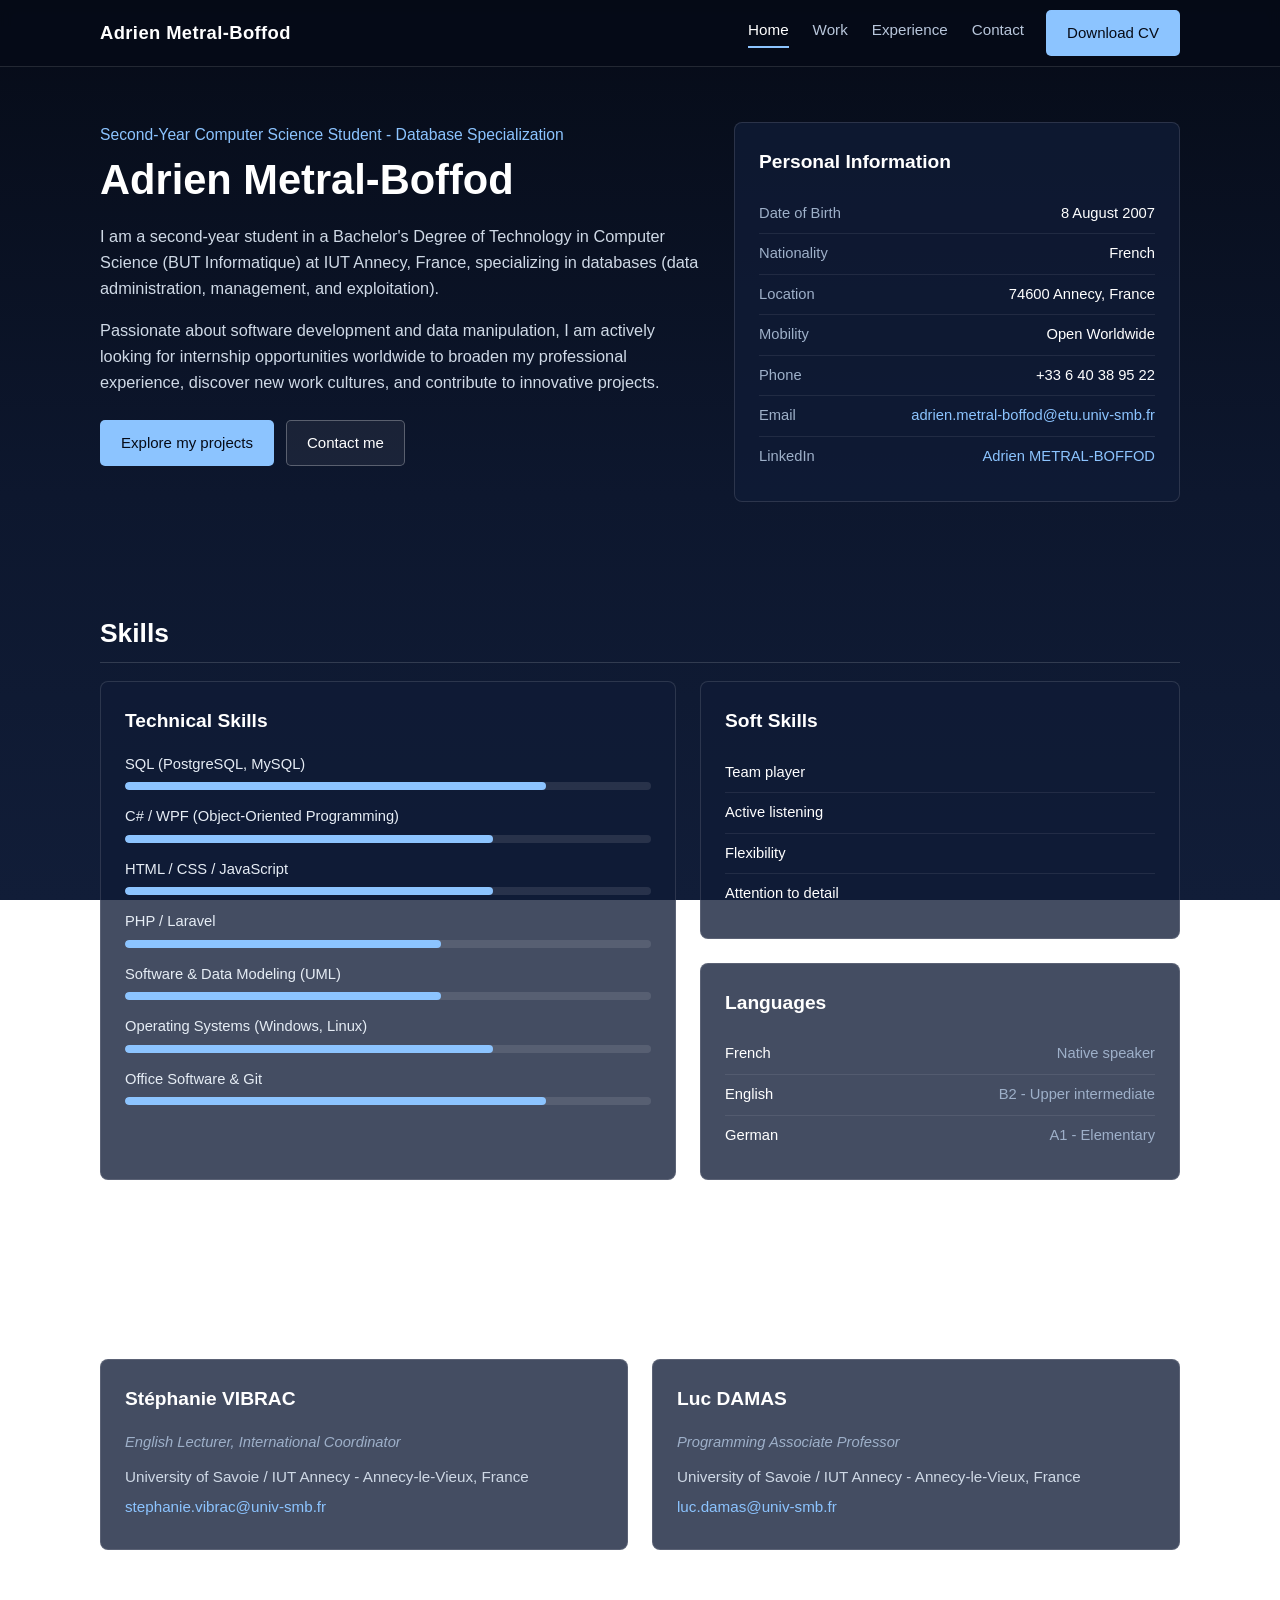
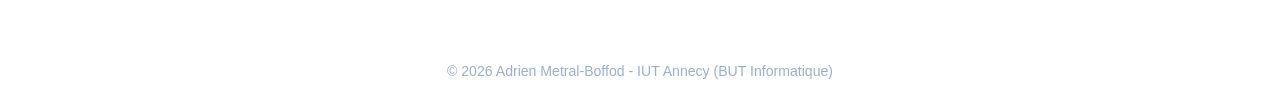
<file: index.html>
<!DOCTYPE html>
<html lang="en">
<head>
    <meta charset="UTF-8">
    <meta name="viewport" content="width=device-width, initial-scale=1.0">
    <title>Adrien Metral-Boffod - Home</title>
    <link rel="stylesheet" href="style.css">
</head>
<body>

    <div id="stars-bg"></div>

    <header class="navbar">
        <div class="container nav-content">
            <a href="index.html" class="logo">Adrien Metral-Boffod</a>
            <div class="nav-right">
                <nav id="nav-links" class="nav-links">
                    <a href="index.html" class="active-link">Home</a>
                    <a href="work.html">Work</a>
                    <a href="experience.html">Experience</a>
                    <a href="contact.html">Contact</a>
                </nav>
                <a href="CV_english.pdf" target="_blank" rel="noopener" class="btn btn-cv">Download CV</a>
                <button id="menu-btn" class="menu-btn" aria-label="Menu">Menu</button>
            </div>
        </div>
    </header>

    <main>
        <section class="section">
            <div class="container">
                <div class="home-top">
                    <div class="intro-block">
                        <p class="subtitle">Second-Year Computer Science Student - Database Specialization</p>
                        <h1>Adrien Metral-Boffod</h1>
                        <p class="intro-text">
                            I am a second-year student in a Bachelor's Degree of Technology in Computer Science (BUT Informatique) at IUT Annecy, France, specializing in databases (data administration, management, and exploitation).
                        </p>
                        <p class="intro-text">
                            Passionate about software development and data manipulation, I am actively looking for internship opportunities worldwide to broaden my professional experience, discover new work cultures, and contribute to innovative projects.
                        </p>
                        <div class="hero-buttons">
                            <a href="work.html" class="btn btn-primary">Explore my projects</a>
                            <a href="contact.html" class="btn btn-secondary">Contact me</a>
                        </div>
                    </div>

                    <div class="card info-card">
                        <h2>Personal Information</h2>
                        <ul class="info-list">
                            <li><span>Date of Birth</span><strong>8 August 2007</strong></li>
                            <li><span>Nationality</span><strong>French</strong></li>
                            <li><span>Location</span><strong>74600 Annecy, France</strong></li>
                            <li><span>Mobility</span><strong>Open Worldwide</strong></li>
                            <li><span>Phone</span><strong>+33 6 40 38 95 22</strong></li>
                            <li><span>Email</span><a href="mailto:adrien.metral-boffod@etu.univ-smb.fr">adrien.metral-boffod@etu.univ-smb.fr</a></li>
                            <li><span>LinkedIn</span><a href="https://www.linkedin.com/in/adrien-metral-boffod-19bb21397/" target="_blank" rel="noopener">Adrien METRAL-BOFFOD</a></li>
                        </ul>
                    </div>
                </div>
            </div>
        </section>

        <section class="section">
            <div class="container">
                <h2 class="section-title">Skills</h2>

                <div class="skills-layout">
                    <div class="card">
                        <h3>Technical Skills</h3>

                        <div class="skill-item">
                            <div class="skill-header">
                                <span>SQL (PostgreSQL, MySQL)</span>
                            </div>
                            <div class="skill-bar"><div class="skill-fill w-80"></div></div>
                        </div>

                        <div class="skill-item">
                            <div class="skill-header">
                                <span>C# / WPF (Object-Oriented Programming)</span>
                            </div>
                            <div class="skill-bar"><div class="skill-fill w-70"></div></div>
                        </div>

                        <div class="skill-item">
                            <div class="skill-header">
                                <span>HTML / CSS / JavaScript</span>
                            </div>
                            <div class="skill-bar"><div class="skill-fill w-70"></div></div>
                        </div>

                        <div class="skill-item">
                            <div class="skill-header">
                                <span>PHP / Laravel</span>
                            </div>
                            <div class="skill-bar"><div class="skill-fill w-60"></div></div>
                        </div> 

                        <div class="skill-item">
                            <div class="skill-header">
                                <span>Software &amp; Data Modeling (UML)</span>
                            </div>
                            <div class="skill-bar"><div class="skill-fill w-60"></div></div>
                        </div>

                        <div class="skill-item">
                            <div class="skill-header">
                                <span>Operating Systems (Windows, Linux)</span>
                            </div>
                            <div class="skill-bar"><div class="skill-fill w-70"></div></div>
                        </div> 

                        <div class="skill-item">
                            <div class="skill-header">
                                <span>Office Software &amp; Git</span>
                            </div>
                            <div class="skill-bar"><div class="skill-fill w-80"></div></div>
                        </div>
                    </div>

                    <div class="skills-right">
                        <div class="card">
                            <h3>Soft Skills</h3>
                            <ul class="info-list">
                                <li><strong>Team player</strong></li>
                                <li><strong>Active listening</strong></li>
                                <li><strong>Flexibility</strong></li>
                                <li><strong>Attention to detail</strong></li>
                            </ul>
                        </div>

                        <div class="card">
                            <h3>Languages</h3>
                            <ul class="info-list">
                                <li><strong>French</strong><span>Native speaker</span></li>
                                <li><strong>English</strong><span>B2 - Upper intermediate</span></li>
                                <li><strong>German</strong><span>A1 - Elementary</span></li>
                            </ul>
                        </div>
                    </div>
                </div>
            </div>
        </section>

        <section class="section">
            <div class="container">
                <h2 class="section-title">References</h2>
                <div class="two-col">
                    <div class="card">
                        <h3>Stéphanie VIBRAC</h3>
                        <p class="place">English Lecturer, International Coordinator</p>
                        <p class="body-text">University of Savoie / IUT Annecy - Annecy-le-Vieux, France</p>
                        <p class="body-text"><a href="mailto:stephanie.vibrac@univ-smb.fr">stephanie.vibrac@univ-smb.fr</a></p>
                    </div>
                    <div class="card">
                        <h3>Luc DAMAS</h3>
                        <p class="place">Programming Associate Professor</p>
                        <p class="body-text">University of Savoie / IUT Annecy - Annecy-le-Vieux, France</p>
                        <p class="body-text"><a href="mailto:luc.damas@univ-smb.fr">luc.damas@univ-smb.fr</a></p>
                    </div>
                </div>
            </div>
        </section>
    </main>

    <footer class="footer">
        <div class="container">
            <p>&copy; 2026 Adrien Metral-Boffod - IUT Annecy (BUT Informatique)</p>
        </div>
    </footer>

    <script src="script.js"></script>
</body>
</html>
</file>
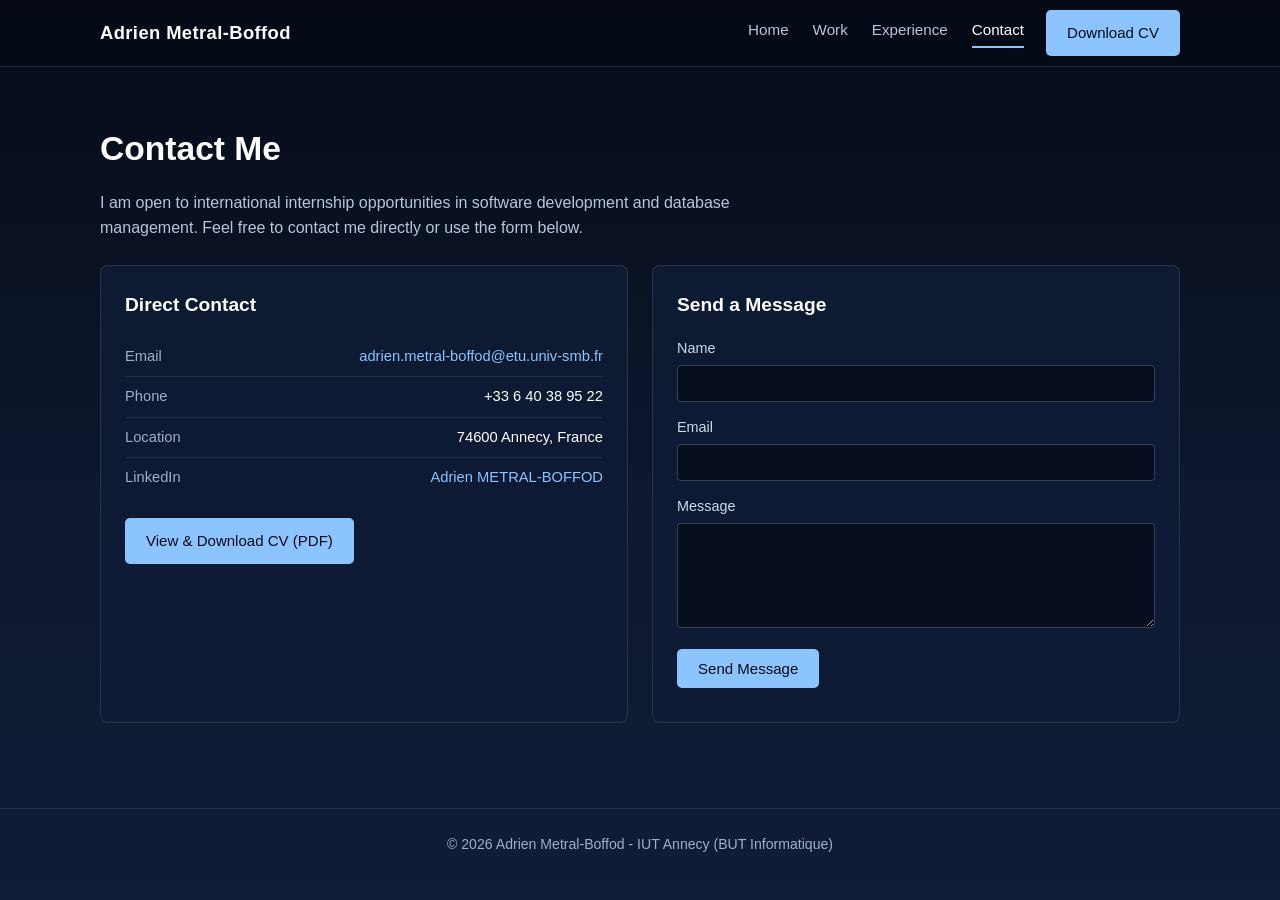
<file: contact.html>
<!DOCTYPE html>
<html lang="en">
<head>
    <meta charset="UTF-8">
    <meta name="viewport" content="width=device-width, initial-scale=1.0">
    <title>Adrien Metral-Boffod - Contact</title>
    <link rel="stylesheet" href="style.css">
</head>
<body>

    <div id="stars-bg"></div>

    <header class="navbar">
        <div class="container nav-content">
            <a href="index.html" class="logo">Adrien Metral-Boffod</a>
            <div class="nav-right">
                <nav id="nav-links" class="nav-links">
                    <a href="index.html">Home</a>
                    <a href="work.html">Work</a>
                    <a href="experience.html">Experience</a>
                    <a href="contact.html" class="active-link">Contact</a>
                </nav>
                <a href="CV_english.pdf" target="_blank" rel="noopener" class="btn btn-cv">Download CV</a>
                <button id="menu-btn" class="menu-btn" aria-label="Menu">Menu</button>
            </div>
        </div>
    </header>

    <main>
        <section class="section">
            <div class="container">
                <h1 class="page-title">Contact Me</h1>
                <p class="section-intro">
                    I am open to international internship opportunities in software development and database management. Feel free to contact me directly or use the form below.
                </p>

                <div class="two-col">
                    <div class="card">
                        <h3>Direct Contact</h3>
                        <ul class="info-list">
                            <li><span>Email</span><a href="mailto:adrien.metral-boffod@etu.univ-smb.fr">adrien.metral-boffod@etu.univ-smb.fr</a></li>
                            <li><span>Phone</span><strong>+33 6 40 38 95 22</strong></li>
                            <li><span>Location</span><strong>74600 Annecy, France</strong></li>
                            <li><span>LinkedIn</span><a href="https://www.linkedin.com/in/adrien-metral-boffod-19bb21397/" target="_blank" rel="noopener">Adrien METRAL-BOFFOD</a></li>
                        </ul>
                        <div class="cv-wrap">
                            <a href="CV_english.pdf" target="_blank" rel="noopener" class="btn btn-primary">View &amp; Download CV (PDF)</a>
                        </div>
                    </div>

                    <div class="card">
                        <h3>Send a Message</h3>
                        <form id="contact-form" class="contact-form">
                            <div class="form-group">
                                <label for="name">Name</label>
                                <input type="text" id="name" name="name" required>
                            </div>
                            <div class="form-group">
                                <label for="email">Email</label>
                                <input type="email" id="email" name="email" required>
                            </div>
                            <div class="form-group">
                                <label for="message">Message</label>
                                <textarea id="message" name="message" rows="5" required></textarea>
                            </div>
                            <button type="submit" class="btn btn-primary">Send Message</button>
                            <p id="form-status" class="form-status"></p>
                        </form>
                    </div>
                </div>
            </div>
        </section>
    </main>

    <footer class="footer">
        <div class="container">
            <p>&copy; 2026 Adrien Metral-Boffod - IUT Annecy (BUT Informatique)</p>
        </div>
    </footer>

    <script src="script.js"></script>
</body>
</html>
</file>
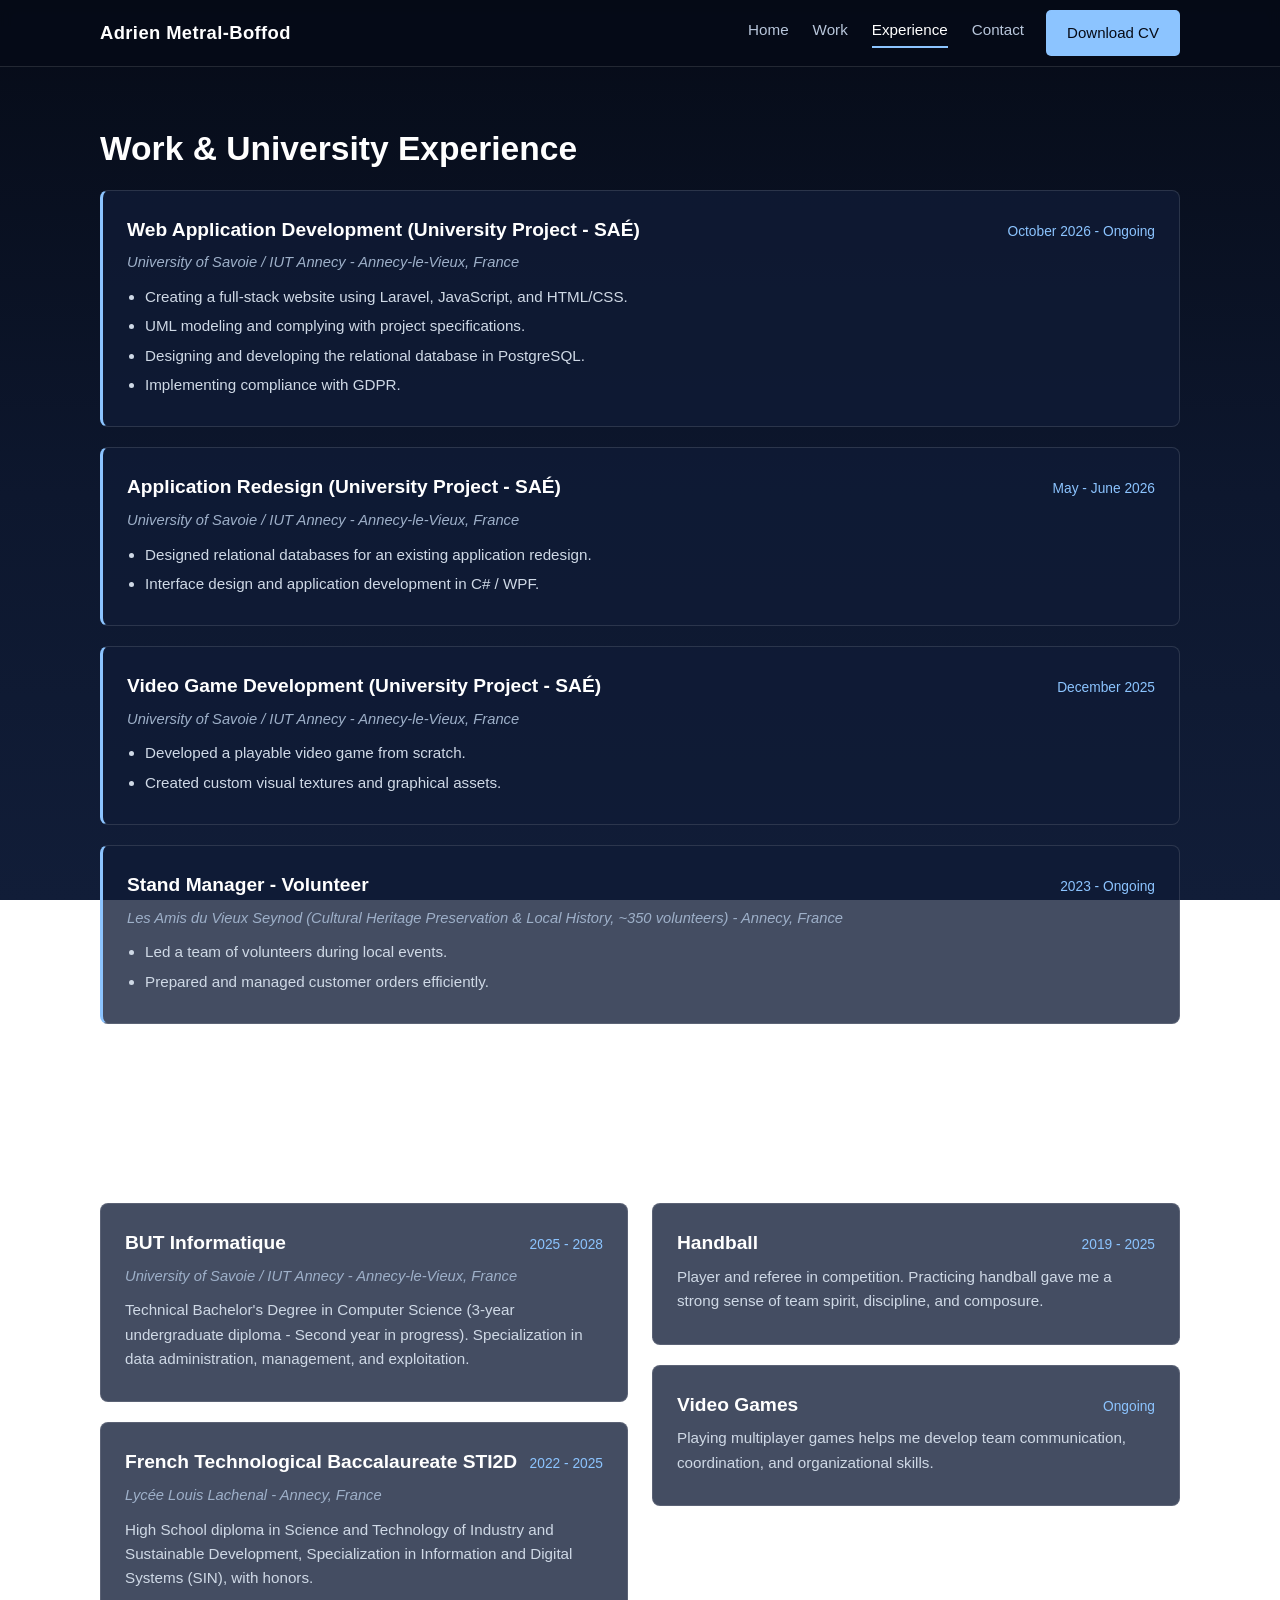
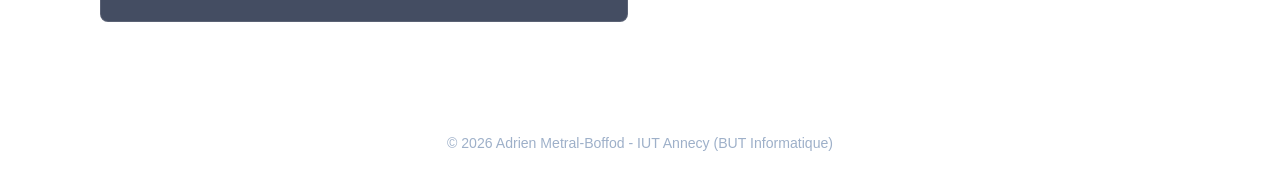
<file: experience.html>
<!DOCTYPE html>
<html lang="en">
<head>
    <meta charset="UTF-8">
    <meta name="viewport" content="width=device-width, initial-scale=1.0">
    <title>Adrien Metral-Boffod - Experience</title>
    <link rel="stylesheet" href="style.css">
</head>
<body>

    <div id="stars-bg"></div>

    <header class="navbar">
        <div class="container nav-content">
            <a href="index.html" class="logo">Adrien Metral-Boffod</a>
            <div class="nav-right">
                <nav id="nav-links" class="nav-links">
                    <a href="index.html">Home</a>
                    <a href="work.html">Work</a>
                    <a href="experience.html" class="active-link">Experience</a>
                    <a href="contact.html">Contact</a>
                </nav>
                <a href="CV_english.pdf" target="_blank" rel="noopener" class="btn btn-cv">Download CV</a>
                <button id="menu-btn" class="menu-btn" aria-label="Menu">Menu</button>
            </div>
        </div>
    </header>

    <main>
        <section class="section">
            <div class="container">
                <h1 class="page-title">Work &amp; University Experience</h1>
                <div class="timeline">
                    <article class="card timeline-item">
                        <div class="timeline-header">
                            <h3>Web Application Development (University Project - SAÉ)</h3>
                            <span class="date">October 2026 - Ongoing</span>
                        </div>
                        <p class="place">University of Savoie / IUT Annecy - Annecy-le-Vieux, France</p>
                        <ul class="bullet-list">
                            <li>Creating a full-stack website using Laravel, JavaScript, and HTML/CSS.</li>
                            <li>UML modeling and complying with project specifications.</li>
                            <li>Designing and developing the relational database in PostgreSQL.</li>
                            <li>Implementing compliance with GDPR.</li>
                        </ul>
                    </article>

                    <article class="card timeline-item">
                        <div class="timeline-header">
                            <h3>Application Redesign (University Project - SAÉ)</h3>
                            <span class="date">May - June 2026</span>
                        </div>
                        <p class="place">University of Savoie / IUT Annecy - Annecy-le-Vieux, France</p>
                        <ul class="bullet-list">
                            <li>Designed relational databases for an existing application redesign.</li>
                            <li>Interface design and application development in C# / WPF.</li>
                        </ul>
                    </article>

                    <article class="card timeline-item">
                        <div class="timeline-header">
                            <h3>Video Game Development (University Project - SAÉ)</h3>
                            <span class="date">December 2025</span>
                        </div>
                        <p class="place">University of Savoie / IUT Annecy - Annecy-le-Vieux, France</p>
                        <ul class="bullet-list">
                            <li>Developed a playable video game from scratch.</li>
                            <li>Created custom visual textures and graphical assets.</li>
                        </ul>
                    </article>

                    <article class="card timeline-item">
                        <div class="timeline-header">
                            <h3>Stand Manager - Volunteer</h3>
                            <span class="date">2023 - Ongoing</span>
                        </div>
                        <p class="place">Les Amis du Vieux Seynod (Cultural Heritage Preservation &amp; Local History, ~350 volunteers) - Annecy, France</p>
                        <ul class="bullet-list">
                            <li>Led a team of volunteers during local events.</li>
                            <li>Prepared and managed customer orders efficiently.</li>
                        </ul>
                    </article>
                </div>
            </div>
        </section>

        <section class="section">
            <div class="container">
                <div class="two-col">
                    <div>
                        <h2 class="section-title">Education</h2>
                        <div class="card mb-20">
                            <div class="timeline-header">
                                <h3>BUT Informatique</h3>
                                <span class="date">2025 - 2028</span>
                            </div>
                            <p class="place">University of Savoie / IUT Annecy - Annecy-le-Vieux, France</p>
                            <p class="body-text">
                                Technical Bachelor's Degree in Computer Science (3-year undergraduate diploma - Second year in progress). Specialization in data administration, management, and exploitation.
                            </p>
                        </div>

                        <div class="card">
                            <div class="timeline-header">
                                <h3>French Technological Baccalaureate STI2D</h3>
                                <span class="date">2022 - 2025</span>
                            </div>
                            <p class="place">Lycée Louis Lachenal - Annecy, France</p>
                            <p class="body-text">
                                High School diploma in Science and Technology of Industry and Sustainable Development, Specialization in Information and Digital Systems (SIN), with honors.
                            </p>
                        </div>
                    </div>

                    <div>
                        <h2 class="section-title">Hobbies &amp; Interests</h2>
                        <div class="card mb-20">
                            <div class="timeline-header">
                                <h3>Handball</h3>
                                <span class="date">2019 - 2025</span>
                            </div>
                            <p class="body-text">
                                Player and referee in competition. Practicing handball gave me a strong sense of team spirit, discipline, and composure.
                            </p>
                        </div>

                        <div class="card">
                            <div class="timeline-header">
                                <h3>Video Games</h3>
                                <span class="date">Ongoing</span>
                            </div>
                            <p class="body-text">
                                Playing multiplayer games helps me develop team communication, coordination, and organizational skills.
                            </p>
                        </div>
                    </div>
                </div>
            </div>
        </section>
    </main>

    <footer class="footer">
        <div class="container">
            <p>&copy; 2026 Adrien Metral-Boffod - IUT Annecy (BUT Informatique)</p>
        </div>
    </footer>

    <script src="script.js"></script>
</body>
</html>
</file>
<file: style.css>
* {
    box-sizing: border-box;
    margin: 0;
    padding: 0;
}

body {
    font-family: "Segoe UI", Roboto, Helvetica, Arial, sans-serif;
    color: #e6edf5;
    background: linear-gradient(180deg, #060b17 0%, #0d172e 55%, #111d38 100%);
    background-attachment: fixed;
    min-height: 100vh;
    line-height: 1.6;
    position: relative;
}

#stars-bg {
    position: fixed;
    top: 0;
    left: 0;
    width: 100%;
    height: 100%;
    pointer-events: none;
    z-index: 0;
    overflow: hidden;
}

.bg-star {
    position: absolute;
    background-color: #ffffff;
    border-radius: 50%;
    animation-name: driftStar;
    animation-timing-function: linear;
    animation-iteration-count: infinite;
}

@keyframes driftStar {
    0% {
        transform: translateY(0) translateX(0);
    }
    100% {
        transform: translateY(-115vh) translateX(35px);
    }
}

.navbar,
main,
.footer {
    position: relative;
    z-index: 1;
}

a {
    color: #8cc4ff;
    text-decoration: none;
}

a:hover {
    text-decoration: underline;
}

.container {
    width: 90%;
    max-width: 1080px;
    margin: 0 auto;
}

.navbar {
    position: sticky;
    top: 0;
    background-color: rgba(6, 11, 23, 0.88);
    border-bottom: 1px solid rgba(255, 255, 255, 0.12);
    backdrop-filter: blur(6px);
    z-index: 100;
}

.nav-content {
    display: flex;
    justify-content: space-between;
    align-items: center;
    height: 66px;
}

.nav-right {
    display: flex;
    align-items: center;
    gap: 22px;
}

.logo {
    font-size: 1.15rem;
    font-weight: 700;
    color: #ffffff;
    letter-spacing: 0.4px;
}

.logo:hover {
    text-decoration: none;
}

.nav-links {
    display: flex;
    gap: 24px;
}

.nav-links a {
    color: #b8c6db;
    font-size: 0.95rem;
    font-weight: 500;
    padding-bottom: 4px;
    border-bottom: 2px solid transparent;
}

.nav-links a:hover,
.nav-links a.active-link {
    color: #ffffff;
    border-bottom-color: #8cc4ff;
    text-decoration: none;
}

.btn-cv {
    padding: 7px 14px;
    font-size: 0.86rem;
    background-color: #8cc4ff;
    color: #060b17;
    font-weight: 600;
    white-space: nowrap;
}

.btn-cv:hover {
    background-color: #b3d8ff;
    color: #060b17;
}

.menu-btn {
    display: none;
    background-color: transparent;
    color: #ffffff;
    border: 1px solid rgba(255, 255, 255, 0.3);
    padding: 6px 12px;
    border-radius: 4px;
    cursor: pointer;
    font-size: 0.9rem;
}

.section {
    padding: 55px 0;
}

.page-title {
    font-size: 2.1rem;
    color: #ffffff;
    margin-bottom: 14px;
}

.section-title {
    font-size: 1.65rem;
    color: #ffffff;
    margin-bottom: 18px;
    padding-bottom: 8px;
    border-bottom: 1px solid rgba(255, 255, 255, 0.15);
}

.section-intro {
    color: #b8c6db;
    max-width: 720px;
    margin-bottom: 24px;
}

.home-top {
    display: grid;
    grid-template-columns: 1.35fr 1fr;
    gap: 32px;
    align-items: start;
}

.subtitle {
    color: #8cc4ff;
    font-size: 0.98rem;
    margin-bottom: 8px;
}

.intro-block h1 {
    font-size: 2.6rem;
    color: #ffffff;
    margin-bottom: 18px;
    line-height: 1.2;
}

.intro-text {
    color: #cfd9e6;
    font-size: 1.02rem;
    margin-bottom: 16px;
}

.hero-buttons {
    display: flex;
    flex-wrap: wrap;
    gap: 12px;
    margin-top: 24px;
}

.btn {
    display: inline-block;
    padding: 10px 20px;
    border-radius: 5px;
    font-size: 0.94rem;
    font-weight: 500;
    cursor: pointer;
    border: 1px solid transparent;
    transition: background-color 0.2s, border-color 0.2s, color 0.2s;
}

.btn:hover {
    text-decoration: none;
}

.btn-primary {
    background-color: #8cc4ff;
    color: #060b17;
}

.btn-primary:hover {
    background-color: #b3d8ff;
}

.btn-secondary {
    background-color: rgba(255, 255, 255, 0.06);
    color: #ffffff;
    border-color: rgba(255, 255, 255, 0.28);
}

.btn-secondary:hover {
    border-color: #8cc4ff;
    color: #8cc4ff;
}

.btn-small {
    padding: 6px 13px;
    font-size: 0.85rem;
    background-color: rgba(140, 196, 255, 0.14);
    color: #d9ebff;
    border-color: rgba(140, 196, 255, 0.35);
}

.btn-small:hover {
    background-color: #8cc4ff;
    color: #060b17;
}

.card {
    background-color: rgba(16, 28, 54, 0.78);
    border: 1px solid rgba(255, 255, 255, 0.12);
    border-radius: 8px;
    padding: 24px;
}

.card h2,
.card h3 {
    font-size: 1.2rem;
    color: #ffffff;
    margin-bottom: 16px;
}

.info-list {
    list-style: none;
}

.info-list li {
    display: flex;
    justify-content: space-between;
    flex-wrap: wrap;
    gap: 8px;
    padding: 8px 0;
    border-bottom: 1px solid rgba(255, 255, 255, 0.08);
    font-size: 0.92rem;
}

.info-list li:last-child {
    border-bottom: none;
}

.info-list span {
    color: #9eb0c9;
}

.info-list strong {
    color: #ffffff;
    font-weight: 500;
}

.skills-layout {
    display: grid;
    grid-template-columns: 1.2fr 1fr;
    gap: 24px;
}

.skills-right {
    display: flex;
    flex-direction: column;
    gap: 24px;
}

.skill-item {
    margin-bottom: 15px;
}

.skill-item:last-child {
    margin-bottom: 0;
}

.skill-header {
    display: flex;
    justify-content: space-between;
    font-size: 0.92rem;
    margin-bottom: 6px;
    color: #e6edf5;
}

.skill-bar {
    width: 100%;
    height: 8px;
    background-color: rgba(255, 255, 255, 0.1);
    border-radius: 4px;
    overflow: hidden;
}

.skill-fill {
    height: 100%;
    background-color: #8cc4ff;
    border-radius: 4px;
}

.w-60 {
    width: 60%;
}

.w-70 {
    width: 70%;
}

.w-80 {
    width: 80%;
}

.filter-buttons {
    display: flex;
    flex-wrap: wrap;
    gap: 10px;
    margin-bottom: 26px;
}

.filter-btn {
    padding: 7px 14px;
    background-color: rgba(16, 28, 54, 0.8);
    border: 1px solid rgba(255, 255, 255, 0.18);
    border-radius: 5px;
    cursor: pointer;
    font-size: 0.9rem;
    color: #cfd9e6;
    transition: border-color 0.2s, color 0.2s, background-color 0.2s;
}

.filter-btn:hover {
    border-color: #8cc4ff;
    color: #ffffff;
}

.filter-btn.active {
    background-color: #8cc4ff;
    color: #060b17;
    border-color: #8cc4ff;
    font-weight: 600;
}

.sky-map {
    position: relative;
    width: 100%;
    height: 700px;
    border: 1px solid rgba(255, 255, 255, 0.1);
    border-radius: 10px;
    background-color: rgba(5, 10, 22, 0.55);
    overflow: hidden;
}

.constellation-label {
    position: absolute;
    bottom: 16px;
    right: 22px;
    font-size: 0.85rem;
    letter-spacing: 1.5px;
    text-transform: uppercase;
    color: rgba(140, 196, 255, 0.45);
    pointer-events: none;
}

.sky-lines {
    position: absolute;
    top: 0;
    left: 0;
    width: 100%;
    height: 100%;
    pointer-events: none;
}

.sky-lines line {
    stroke: rgba(140, 196, 255, 0.34);
    stroke-width: 1.5;
    stroke-dasharray: 5 5;
}

.sky-lines circle {
    fill: #ffffff;
    opacity: 0.85;
}

.constellation-node {
    position: absolute;
    width: 245px;
    display: flex;
    flex-direction: column;
    align-items: flex-start;
    transition: transform 0.3s ease;
    z-index: 2;
}

.constellation-node:hover {
    transform: translateY(-8px) scale(1.03);
    z-index: 10;
}

.node-1 {
    top: 88px;
    left: 16%;
}

.node-2 {
    top: 138px;
    left: 49%;
}

.node-3 {
    top: 438px;
    left: 16%;
}

.node-4 {
    top: 378px;
    left: 71%;
}

.star-marker {
    width: 14px;
    height: 14px;
    background-color: #ffffff;
    border-radius: 50%;
    box-shadow: 0 0 12px 3px rgba(140, 196, 255, 0.85);
    margin-bottom: 10px;
    margin-left: 12px;
    transition: transform 0.3s ease, box-shadow 0.3s ease, background-color 0.3s ease;
}

.constellation-node:hover .star-marker {
    transform: scale(1.5);
    background-color: #d9ebff;
    box-shadow: 0 0 22px 7px rgba(140, 196, 255, 1);
}

.node-card {
    width: 100%;
    background-color: rgba(14, 25, 49, 0.88);
    border: 1px solid rgba(140, 196, 255, 0.25);
    border-radius: 8px;
    padding: 16px;
    transition: border-color 0.3s ease, box-shadow 0.3s ease, background-color 0.3s ease;
}

.constellation-node:hover .node-card {
    border-color: #8cc4ff;
    background-color: rgba(18, 34, 66, 0.96);
    box-shadow: 0 10px 26px rgba(140, 196, 255, 0.24);
}

.project-badge {
    display: inline-block;
    font-size: 0.75rem;
    font-weight: 600;
    color: #8cc4ff;
    background-color: rgba(140, 196, 255, 0.12);
    padding: 3px 8px;
    border-radius: 4px;
    margin-bottom: 8px;
}

.node-card h3 {
    font-size: 1.02rem;
    color: #ffffff;
    margin-bottom: 4px;
}

.project-date {
    font-size: 0.82rem;
    color: #9eb0c9;
    margin-bottom: 10px;
}

.tech-tags {
    display: flex;
    flex-wrap: wrap;
    gap: 6px;
    margin-bottom: 14px;
}

.tech-tags span {
    font-size: 0.76rem;
    background-color: rgba(255, 255, 255, 0.08);
    color: #d6e2f0;
    border: 1px solid rgba(255, 255, 255, 0.12);
    padding: 2px 7px;
    border-radius: 3px;
}

.timeline {
    display: flex;
    flex-direction: column;
    gap: 20px;
}

.timeline-item {
    border-left: 3px solid #8cc4ff;
}

.timeline-header {
    display: flex;
    justify-content: space-between;
    align-items: baseline;
    flex-wrap: wrap;
    gap: 8px;
    margin-bottom: 6px;
}

.timeline-header h3 {
    margin-bottom: 0;
}

.date {
    font-size: 0.86rem;
    color: #8cc4ff;
}

.place {
    font-size: 0.92rem;
    color: #9eb0c9;
    font-style: italic;
    margin-bottom: 10px;
}

.bullet-list {
    padding-left: 18px;
    color: #cfd9e6;
    font-size: 0.95rem;
}

.bullet-list li {
    margin-bottom: 5px;
}

.body-text {
    color: #cfd9e6;
    font-size: 0.95rem;
    margin-bottom: 6px;
}

.two-col {
    display: grid;
    grid-template-columns: repeat(2, 1fr);
    gap: 24px;
}

.mb-20 {
    margin-bottom: 20px;
}

.cv-wrap {
    margin-top: 20px;
}

.contact-form .form-group {
    margin-bottom: 14px;
}

.contact-form label {
    display: block;
    font-size: 0.9rem;
    margin-bottom: 5px;
    color: #cfd9e6;
}

.contact-form input,
.contact-form textarea {
    width: 100%;
    padding: 9px 11px;
    background-color: rgba(6, 11, 23, 0.7);
    color: #ffffff;
    border: 1px solid rgba(255, 255, 255, 0.2);
    border-radius: 4px;
    font-family: inherit;
    font-size: 0.95rem;
}

.contact-form input:focus,
.contact-form textarea:focus {
    outline: none;
    border-color: #8cc4ff;
}

.form-status {
    margin-top: 10px;
    font-size: 0.9rem;
    color: #8cc4ff;
}

.footer {
    border-top: 1px solid rgba(255, 255, 255, 0.1);
    padding: 24px 0;
    text-align: center;
    font-size: 0.88rem;
    color: #9eb0c9;
    margin-top: 30px;
}

.modal {
    display: none;
    position: fixed;
    top: 0;
    left: 0;
    width: 100%;
    height: 100%;
    background-color: rgba(3, 6, 14, 0.82);
    z-index: 200;
    padding: 20px;
    overflow-y: auto;
}

.modal.open {
    display: flex;
    justify-content: center;
    align-items: flex-start;
}

.modal-content {
    background-color: #101c36;
    border: 1px solid rgba(140, 196, 255, 0.3);
    width: 100%;
    max-width: 680px;
    margin: 40px auto;
    border-radius: 8px;
    padding: 28px;
    position: relative;
}

.close-btn {
    position: absolute;
    top: 14px;
    right: 18px;
    background: none;
    border: none;
    font-size: 1.8rem;
    cursor: pointer;
    color: #b8c6db;
}

.close-btn:hover {
    color: #ffffff;
}

.modal-content h3 {
    font-size: 1.4rem;
    color: #ffffff;
    margin-bottom: 4px;
}

.modal-date {
    font-size: 0.9rem;
    color: #9eb0c9;
    margin-bottom: 16px;
}

.modal-img {
    width: 100%;
    max-height: 260px;
    object-fit: cover;
    border: 1px solid rgba(255, 255, 255, 0.15);
    border-radius: 5px;
    margin-bottom: 18px;
    background-color: #091124;
}

.modal-section {
    margin-bottom: 16px;
}

.modal-section h4 {
    font-size: 1rem;
    color: #8cc4ff;
    margin-bottom: 6px;
}

.modal-section p {
    font-size: 0.95rem;
    color: #d6e2f0;
}

@media (max-width: 880px) {
    .home-top,
    .skills-layout,
    .two-col {
        grid-template-columns: 1fr;
    }

    .sky-map {
        height: auto;
        padding: 20px;
    }

    .sky-lines,
    .constellation-label {
        display: none;
    }

    .constellation-node {
        position: static;
        width: 100%;
        margin-bottom: 20px;
    }

    .constellation-node:last-child {
        margin-bottom: 0;
    }
}

@media (max-width: 760px) {
    .nav-right {
        gap: 10px;
    }

    .menu-btn {
        display: block;
    }

    .nav-links {
        display: none;
        flex-direction: column;
        position: absolute;
        top: 66px;
        left: 0;
        width: 100%;
        background-color: #081022;
        border-bottom: 1px solid rgba(255, 255, 255, 0.12);
        padding: 16px 5%;
        gap: 14px;
    }

    .nav-links.show {
        display: flex;
    }

    .intro-block h1 {
        font-size: 2rem;
    }
}
</file>
